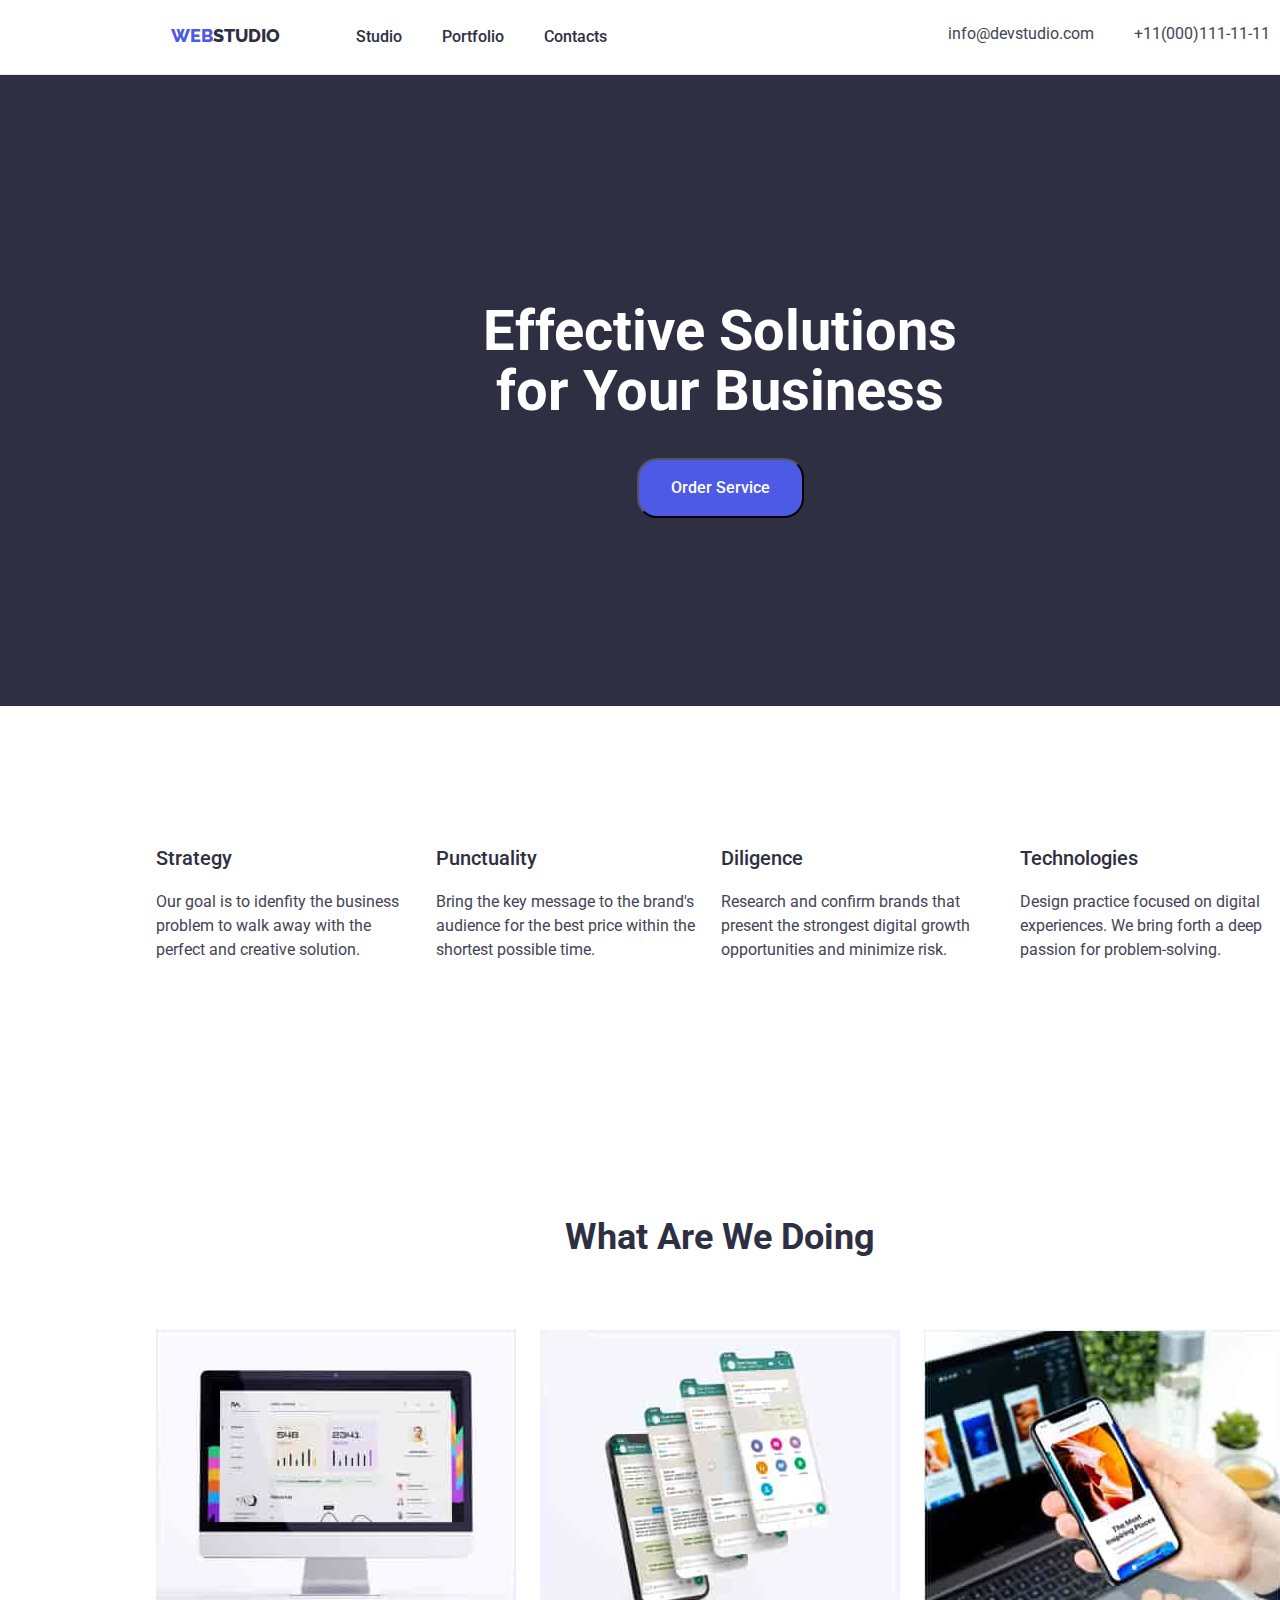
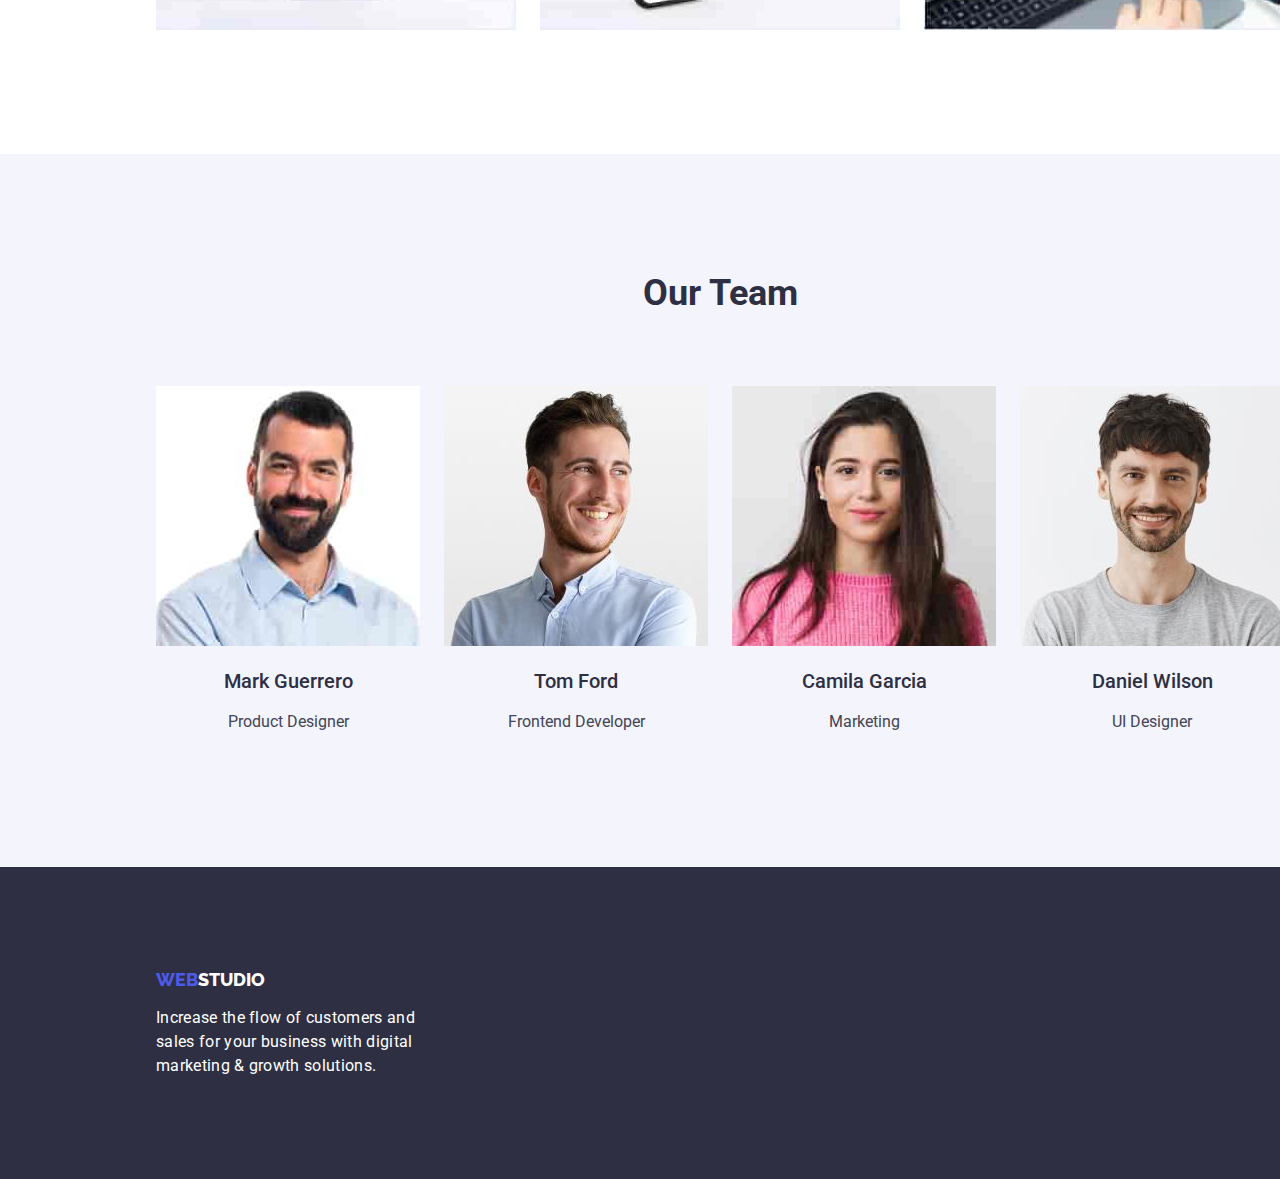
<file: index.html>
<!DOCTYPE html>
<html lang="en">
<head>
    <meta charset="UTF-8">
    <meta name="viewport" content="width=device-width, initial-scale=1.0">
    <title>WebStudio</title>

    <link rel="preconnect" href="https://fonts.googleapis.com">
    <link rel="preconnect" href="https://fonts.gstatic.com" crossorigin>
    <link href="https://fonts.googleapis.com/css2?family=Raleway:wght@800&family=Roboto:wght@400;500;700;900&display=swap" rel="stylesheet">
    <link rel="stylesheet" href="./css/modern-normalize.css">
    <link rel="stylesheet" href="./css/styles.css">
</head>
<body class="container">
    <header class="header">
        <div class="header-left">
            <a class="header-link" href="#Webstudio"><span>WEB</span>STUDIO</a>
            <nav class="header-links">
                <ul class="link-items">
                    <li>
                    <a class="links" href="index.html">Studio</a>
                    </li>
                    <li>
                    <a class="links" href="portfolio.html">Portfolio</a>
                    </li>
                    <li>
                    <a class="links" href="#Contacts">Contacts</a>
                    </li>
                </ul>
            </nav>
        </div>   
        <ul class="contacts">
            <li class="contacts-item">
                <a class="links" href="info@devstudio.com">info@devstudio.com</a>
            </li>
            <li class="contacts-item">
                <a class="links" href="tel:+110001111111">+11(000)111-11-11</a>
            </li>
        </ul>
    </header>
    
    <main>
        <section class="section service-offer">
            <h1 class="service-promise">
                Effective Solutions <br>  
                for Your Business
            </h1>
        
            <button class="order" type="button">Order Service</button>
        </section>


        <section class="section key-behaviors">
            <ul class="key-behaviors-list">
                <li>
                    <h3 class="key-behaviors-header">Strategy</h3>
                        <p class="key-behaviors-text">
                            Our goal is to idenfity the business problem to walk away with the perfect and creative solution.
                        </p>
                </li>
                <li>
                    <h3 class="key-behaviors-header">Punctuality</h3>
                    <p class="key-behaviors-text">
                        Bring the key message to the brand's audience for the best price within the shortest possible time.
                    </p>
                </li>
                <li>
                    <h3 class="key-behaviors-header">Diligence</h3>
                        <p class="key-behaviors-text">
                            Research and confirm brands that present the strongest digital growth opportunities and minimize risk.
                        </p>
                </li>
                <li>
                    <h3 class="key-behaviors-header">Technologies</h3>
                        <p class="key-behaviors-text">
                            Design practice focused on digital experiences. We bring forth a deep passion for problem-solving.
                        </p>
                </li>
            </ul>
        </section>
       
        <section class="section services">
            <h2 class="services-header">What are we doing</h2>
            <ul class="service-images">
                <li class="service-image">
                    <img src="images/img1.jpg" alt="Charts on PC monitor" width="360" height="300">
                </li>
                <li class="service-image">
                    <img src="images/img2.jpg" alt="Smartphone with 4 screens" width="360" height="300">
                </li>
                <li class="service-image">
                    <img src="images/img3.jpg" alt="Holding smartphone in front of Laptop" width="360" height="300">
                </li>
            </ul>
        </section>

        <section class="section team-members">
            <h2 class="team-header">Our Team</h2>
            <ul class="team-list">
                <li>
                    <img src="images/img.jpg" alt="Mark Guerrero picture" width="264" height="260">
                    <h3 class="team-member">Mark Guerrero</h3>
                    <p class="team-position">Product Designer</p>
                </li>
                <li>
                    <img src="images/img(1).jpg" alt="Tom Ford Picture" width="264" height="260">
                    <h3 class="team-member">Tom Ford</h3>
                    <p class="team-position">Frontend Developer</p>
                </li>   
                <li>
                    <img src="images/img(2).jpg" alt="Camila Garcia Picture" width="264" height="260">
                    <h3 class="team-member">Camila Garcia</h3>
                    <p class="team-position">Marketing</p>
                </li>
                <li>
                    <img src="images/img(3).jpg" alt="Daniel Wilson Photo" width="264" height="260">
                    <h3 class="team-member">Daniel Wilson</h3>
                    <p class="team-position">UI Designer</p>
                </li>
            </ul>
        </section>

    </main>

    <footer>
        <div class="footer-items">
            <div><a class="footer-link" href="#Webstudio"><span>WEB</span>STUDIO
                </a>
            </div>
            <p class="offer">Increase the flow of customers and <br>
            sales for your business with digital <br>
            marketing & growth solutions.
            </p>
        </div>
    </footer>
</body>
</html>
</file>
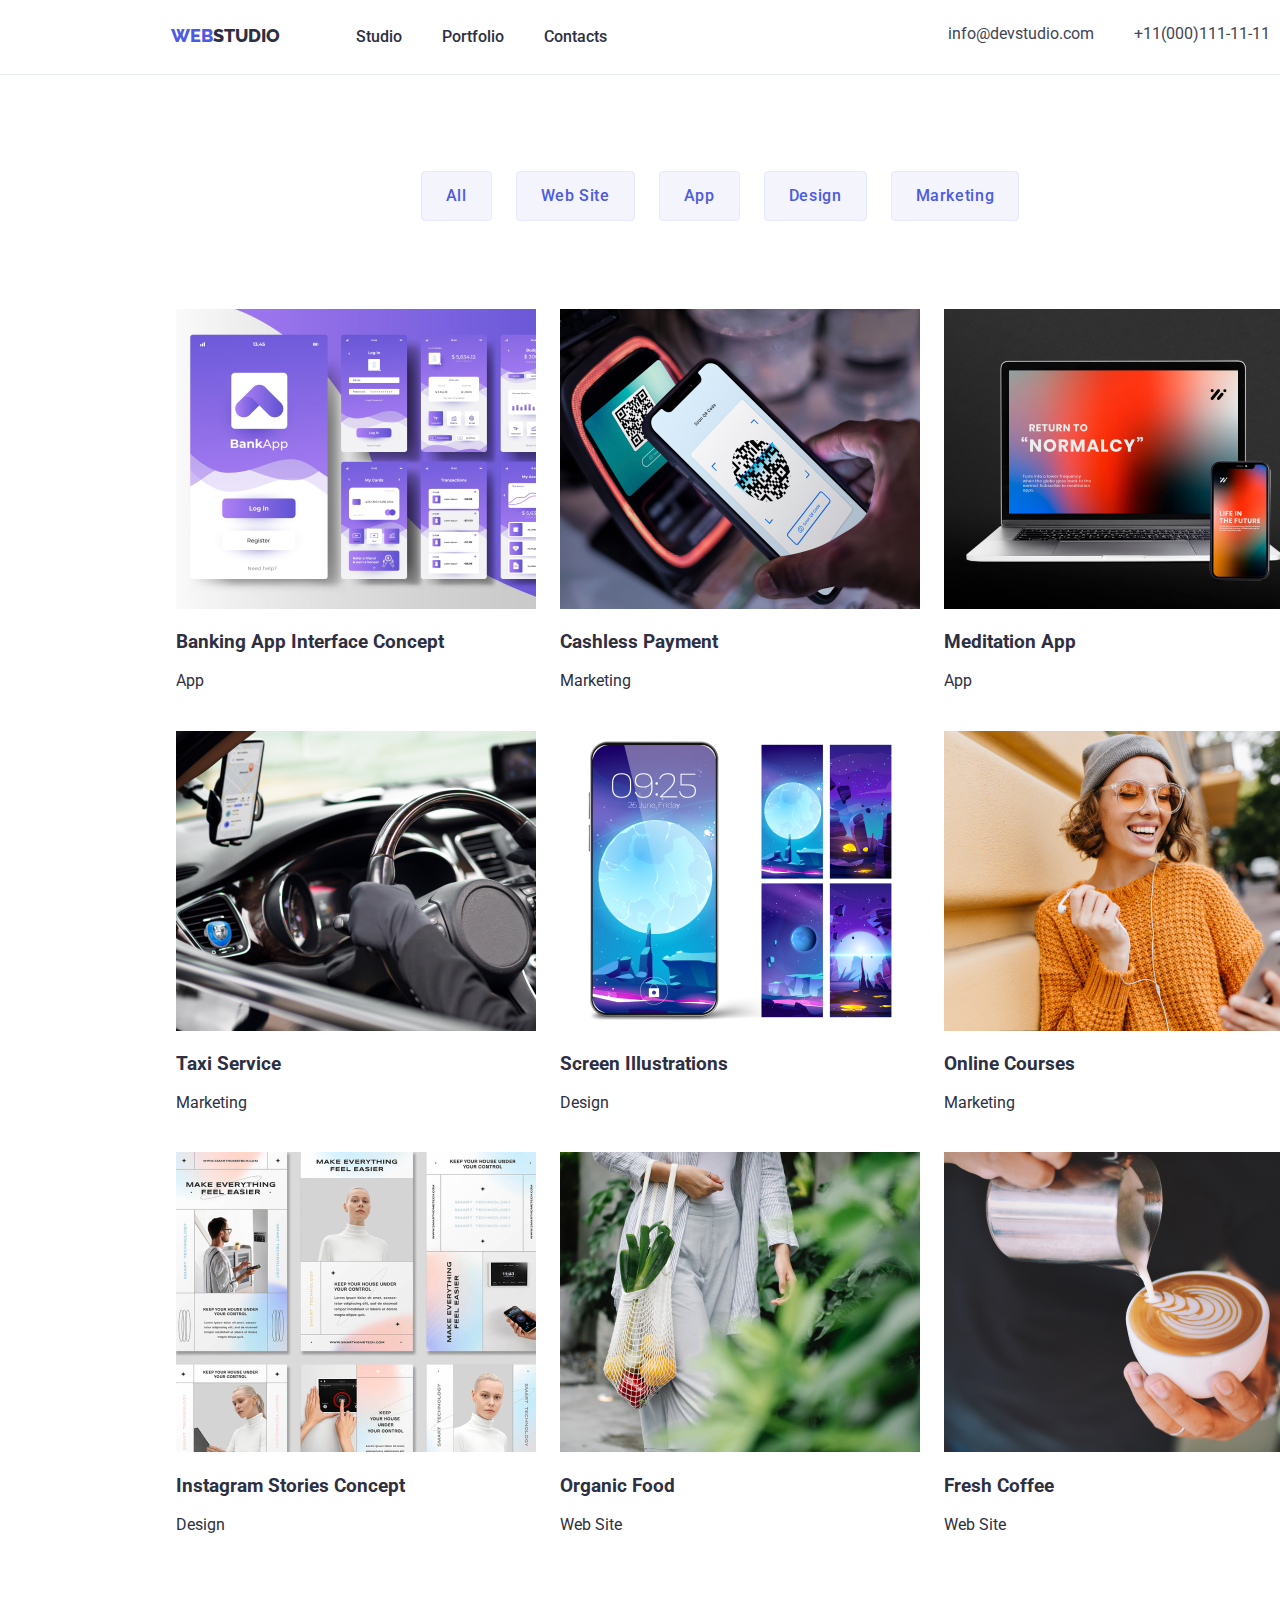
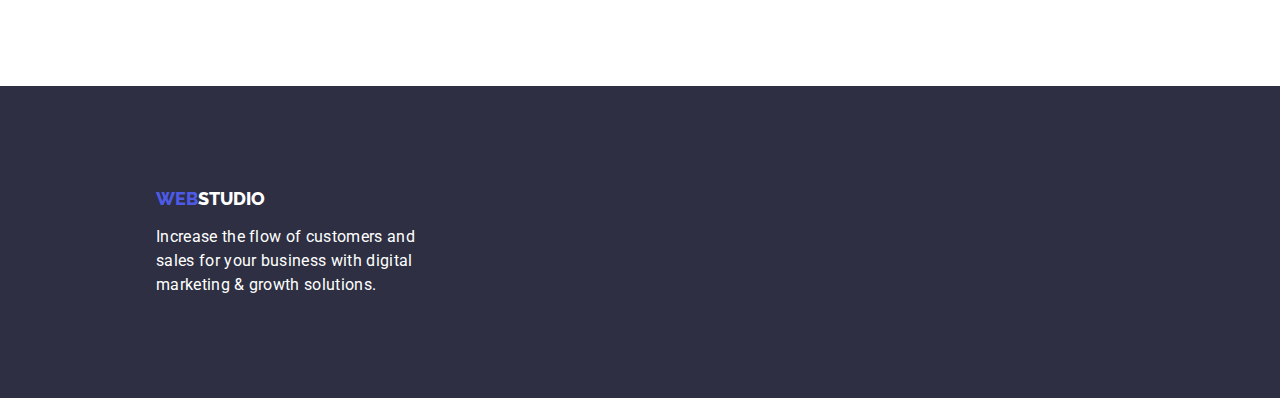
<file: portfolio.html>
<!DOCTYPE html>
<html lang="en">
<head>
    <meta charset="UTF-8">
    <meta name="viewport" content="width=device-width, initial-scale=1.0">
    <title>Portfolio</title>
    <link rel="preconnect" href="https://fonts.googleapis.com">
    <link rel="preconnect" href="https://fonts.gstatic.com" crossorigin>
    <link href="https://fonts.googleapis.com/css2?family=Raleway:wght@800&family=Roboto:wght@400;500;700;900&display=swap" rel="stylesheet">
    <link rel="stylesheet" href="./css/modern-normalize.css">
    <link rel="stylesheet" href="./css/styles.css">
</head>
</head>
<body class="container">
    <header class="header">
        <div class="header-left">
            <a class="header-link" href="#Webstudio"><span>WEB</span>STUDIO</a>
            <nav class="header-links">
                <ul class="link-items">
                    <li>
                    <a class="links" href="index.html">Studio</a>
                    </li>
                    <li>
                    <a class="links" href="portfolio.html">Portfolio</a>
                    </li>
                    <li>
                    <a class="links" href="#Contacts">Contacts</a>
                    </li>
                </ul>
            </nav>
        </div>
        <ul class="contacts">
            <li class="contacts-item">
                <a class="links" href="info@devstudio.com">info@devstudio.com</a>
            </li>
            <li class="contacts-item">
                <a class="links" href="tel:+110001111111">+11(000)111-11-11</a>
            </li>
        </ul>
    </header>
    <main>
        <section class="btn-group">
            <ul class="btns">
                <li>
                    <button class="btn-links" type="button">All</button>
                </li>
                <li>
                    <button class="btn-links" type="button">Web Site</button>
                </li>
                <li>
                    <button class="btn-links" type="button">App</button>
                </li>
                <li>
                    <button class="btn-links" type="button">Design</button>
                </li>
                <li>
                    <button class="btn-links" type="button">Marketing</button>
                </li>

            </ul>
        </section class="section projects">
            <ul class="project-list">
                <li>
                    <img src="images\img01.jpg" alt="" width="360" height="300">
                    <h3 class="proj-name">Banking App Interface Concept</h3>
                    <p class="proj-desc">App</p>
                </li>
                <li>
                    <img src="images\img02.jpg" alt="" width="360" height="300">
                    <h3 class="proj-name">Cashless Payment</h3>
                    <p class="proj-desc">Marketing</p>
                </li>
                <li>
                    <img src="images\img03.jpg" alt="" width="360" height="300">
                    <h3 class="proj-name">Meditation App</h3>
                    <p class="proj-desc">App</p>
                </li>
                <li>
                    <img src="images\img04.jpg" alt="" width="360" height="300">
                    <h3 class="proj-name">Taxi Service</h3>
                    <p class="proj-desc">Marketing</p>
                </li>
                <li>
                    <img src="images\img05.jpg" alt="" width="360" height="300">
                    <h3 class="proj-name">Screen Illustrations</h3>
                    <p class="proj-desc">Design</p>
                </li>
                <li>
                    <img src="images\img06.jpg" alt="" width="360" height="300">
                    <h3 class="proj-name">Online Courses</h3>
                    <p class="proj-desc">Marketing</p>
                </li>
                <li>
                    <img src="images\img07.jpg" alt="" width="360" height="300">
                    <h3 class="proj-name">Instagram Stories Concept</h3>
                    <p class="proj-desc">Design</p>
                </li>
                <li>
                    <img src="images\img08.jpg" alt="" width="360" height="300">
                    <h3 class="proj-name">Organic Food</h3>
                    <p class="proj-desc">Web Site</p>
                </li>
                <li>
                    <img src="images\img09.jpg" alt="" width="360" height="300">
                    <h3 class="proj-name">Fresh Coffee</h3>
                    <p class="proj-desc">Web Site</p>
                </li>
            </ul>
        </section>

    </main>
    <footer>
        <div class="footer-items">
            <div><a class="footer-link" href="#Webstudio"><span>WEB</span>STUDIO
                </a>
            </div>
            <p class="offer">Increase the flow of customers and <br>
            sales for your business with digital <br>
            marketing & growth solutions.
            </p>
        </div>
    </footer> 
    
</body>
</html>
</file>
<file: css/styles.css>
:root {
    --default-color: #2E2F42;
}
.container {
    font-family: 'Roboto', sans-serif;
    font-weight: 400;
    color: var(--default-color);
    margin: 0;
    padding:0%;
    width: 1440px;
}
.header {
    display: flex;
    justify-content: space-around;
    padding-top: 25px;
    padding-bottom: 25px;
    border-bottom: 1px solid #E7E9FC;
    background: #FFF;
}
.header-left {
    display: flex;
    gap: 76px;
}
.header-link {
    text-decoration: none;
    font-size: 18px;
    font-family: Raleway;
    font-weight: 800;
    line-height: 1.17;
    color: var(--default-color);
}
.header-link span {
    color: #4D5AE5;
}
.header-link:hover,
.header-link:active {
    background-color: red;
    color: yellowgreen;
}
.order:hover,
.order:active {
    background-color: red;
    color: yellowgreen;
    cursor: pointer;
}
.link-items {
    padding-inline-start: 0px;
    margin: 0;
    font-size: 16px;
    font-weight: 500;
    line-height: 1.5;
    list-style-type: none;
    text-decoration: none;
    display: flex;
    gap: 40px;
}
.link-items .links:hover,
.link-items .links:focus {
    color: orange;
}
.link-items .links:active {
    color: red;
}
.links {
    color: var(--default-color);
    list-style-type: none;
    text-decoration: none;
}
.contacts{
    padding-inline-start: 0px;
    margin: 0;
    list-style-type: none;
    display: flex;
    justify-content: center;
    gap: 40px;
}
.contacts-item .links {
    text-decoration: none;
    list-style-type: none;
    color: #434455;
}
.contacts .links:hover,
.contacts .links:focus {
    color: orange;
}
.contacts .links:active {
    color: red;
}
.section {
    padding-top: 120px;
    padding-bottom: 120px;
}
.service-offer {
    background-color: #2E2F42;
    padding-top: 188px;
    padding-bottom: 188px;
    text-align: center;

}
.service-promise {
    color: white;
    font-size: 56px;
    font-weight: 700;
    line-height: 60px;
    text-align: center;
}
.order {
    color: white;
    font-size: 16px;
    font-weight: 500;
    line-height: 1.5;
    background-color: #4D5AE5;
    padding: 16px 32px;
    border-radius: 20px;

}
.key-behaviors {
    padding: 120px 156px
}
.key-behaviors-list {
    padding-inline-start: 0px;
    margin: 0;
    list-style-type: none;
    display: flex;
    justify-content: center;
    gap: 24px;
}
.key-behaviors-header {
    font-size: 20px;
    font-weight: 500;
    line-height: 1.2;
}
.key-behaviors-text {
    color: #434455;
    font-size: 16px;
    line-height: 1.5;
}
.services {
    padding-bottom: 120px;
}
.services-header {
    font-size: 36px;
    font-weight: 700;
    text-transform: capitalize;
    line-height: 1.1;
    text-align: center;
    margin-top: 0;
    margin-bottom: 0;
}
.service-images {
    padding-inline-start: 0px;
    margin: 0;
    list-style-type: none;
    display: flex;
    justify-content: center;
    gap: 24px;
    padding-top: 72px;
}
.team-members {
    background-color: #F4F4FD;
    padding-top: 120px;
    padding-bottom: 120px; 
}
.team-header {
    font-size: 36px;
    font-weight: 700;
    text-transform: capitalize;
    line-height: 1.1;
    text-align: center;
    margin: 0;
}
.team-list {
    padding-inline-start: 0px;
    margin: 0;
    list-style-type: none;
    display: flex;
    justify-content: center;
    gap: 24px;
    padding-top: 72px;
    text-align: center;
}
.team-member {
    font-size: 20px;
    font-weight: 500;
}
.team-position {
    color: #434455;
    font-size: 16px;
}
.footer-items {
    padding-top: 101.5px;
    padding-left: 156px;
}
.footer-link {
    text-decoration: none;
    color: white;
    font-size: 18px;
    font-family: Raleway;
    font-weight: 800;
    line-height: 1.17;
}
.footer-link span{
    color: #4D5AE5;
}
.offer {
    color: white;
    font-size: 16px;
    line-height: 24px;
    letter-spacing: 0.32px;
} 
footer {
    background-color: #2E2F42;
    height: 312px;
    align-items: center;
}
footer .footer-link:hover,
footer .footer-link:active{
    background-color: red;
    color: yellowgreen;
}
.btns {
    display: flex;
    justify-content: center;
    padding-inline-start: 0px;
    margin: 0;
    list-style-type: none;
    gap: 24px;
    padding-top: 96px;
    padding-bottom: 72px;
}
.btn-links {
    color: var(--IRIS, #4D5AE5);
    text-align: center;
    font-family: Roboto;
    font-size: 16px;
    font-weight: 500;
    line-height: 24px;
    letter-spacing: 0.64px;
    padding: 12px 24px;
    border-radius: 4px;
    border: 1px solid #E7E9FC;
    background: #F4F4FD;
}
.btn-links:hover,
.btn-links:active {
    background: #404BBF;
    color: white;
    box-shadow: 0px 2px 2px 0px rgba(0, 0, 0, 0.12), 0px 2px 1px 0px rgba(0, 0, 0, 0.08), 0px 3px 1px 0px rgba(0, 0, 0, 0.10);
    cursor: pointer;
}
.project-list {
    list-style: none;
    display: flex;
    justify-content: center;
    gap: 24px;
    flex-wrap: wrap;
    padding-bottom: 120px;
}
</file>
